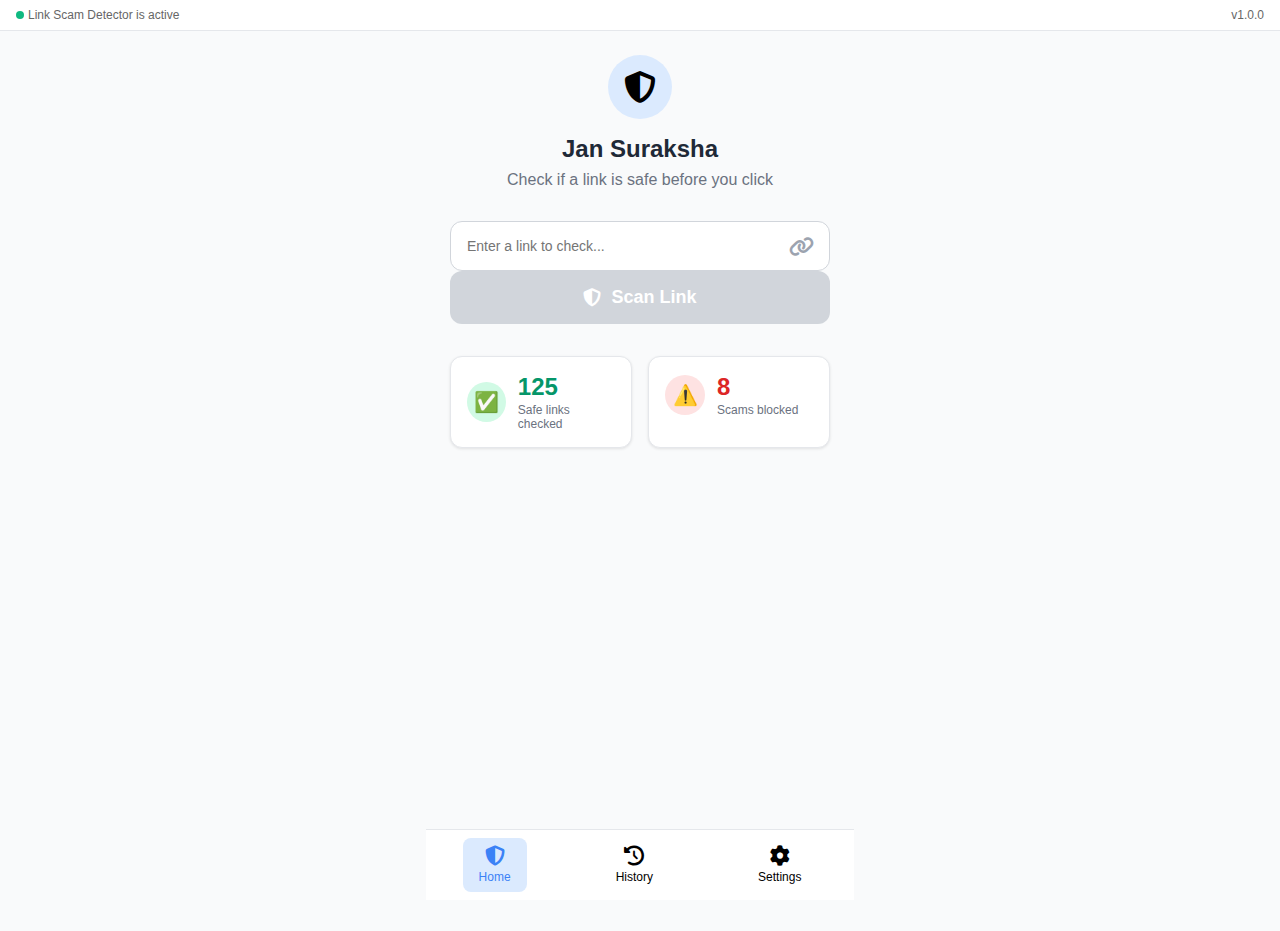
<file: index.html>
<!DOCTYPE html>
<html lang="en">
<head>
    <meta charset="UTF-8">
    <meta name="viewport" content="width=device-width, initial-scale=1.0">
    <title>Jan Suraksha</title>
    <link rel="stylesheet" href="https://cdnjs.cloudflare.com/ajax/libs/font-awesome/6.4.0/css/all.min.css">
    <link rel="stylesheet" href="detector.css">
</head>
<body>
    <div class="status-bar">
        <div class="extension-status">
            <div class="status-dot active"></div>
            <span>Link Scam Detector is active</span>
        </div>
        <span>v1.0.0</span>
    </div>

    <div class="app-container">
        <!-- Home Page -->
        <div id="home" class="page active">
            <div class="hero-section">
                <div class="hero-icon">
                    <i class="fas fa-shield-alt"></i>
                </div>
                <h1 class="hero-title">Jan Suraksha</h1>
                <p class="hero-subtitle">Check if a link is safe before you click</p>
            </div>

            <div class="search-section">
                <div class="search-input-container">
                    <input type="text" class="search-input" placeholder="Enter a link to check...">
                    <i class="fas fa-link search-icon"></i>
                </div>
                <button class="scan-btn" disabled>
                    <i class="fas fa-shield-alt"></i>&nbsp;
                    Scan Link
                </button>
            </div>

            <div class="stats-grid">
                <div class="stat-card">
                    <div class="stat-content">
                        <div class="stat-icon safe">✅</div>
                        <div>
                            <div class="stat-number safe">125</div>
                            <div class="stat-label">Safe links checked</div>
                        </div>
                    </div>
                </div>
                <div class="stat-card">
                    <div class="stat-content">
                        <div class="stat-icon danger">⚠️</div>
                        <div>
                            <div class="stat-number danger">8</div>
                            <div class="stat-label">Scams blocked</div>
                        </div>
                    </div>
                </div>
            </div>
        </div>

        <!-- History Page -->
        <div id="history" class="page">
            <div class="page-header">
                <button class="back-btn" onclick="showPage('home')">
                    <i class="fas fa-arrow-left"></i>
                </button>
                <div class="header-info">
                    <h1>Detection History</h1>
                    <p id="historyCount">4 total scans</p>
                </div>
            </div>

            <div id="historyList">
                <div class="history-item scam">
                    <div class="history-header">
                        <div class="history-main">
                            <div class="history-icon scam">⚠️</div>
                            <div>
                                <div class="history-result scam">Scam</div>
                                <div class="history-badges">
                                    <span class="badge type">URL</span>
                                    <span class="badge app">💬 WhatsApp</span>
                                </div>
                            </div>
                        </div>
                        <div class="history-actions">
                            <button class="action-btn rescan">
                                <i class="fas fa-redo-alt"></i>
                            </button>
                            <button class="action-btn delete">
                                <i class="fas fa-trash"></i>
                            </button>
                        </div>
                    </div>
                    <div class="history-content">https://free-gift-amazon.com/claim</div>
                    <div class="history-footer">
                        <div class="history-reasons scam">
                            • Reported fake domain<br>
                            • Suspicious pattern
                        </div>
                        <div class="history-timestamp">2024-09-13 12:15</div>
                    </div>
                </div>

                <div class="history-item safe">
                    <div class="history-header">
                        <div class="history-main">
                            <div class="history-icon safe">✅</div>
                            <div>
                                <div class="history-result safe">Safe</div>
                                <div class="history-badges">
                                    <span class="badge type">URL</span>
                                    <span class="badge app">🌐 Chrome</span>
                                </div>
                            </div>
                        </div>
                        <div class="history-actions">
                            <button class="action-btn rescan">
                                <i class="fas fa-redo-alt"></i>
                            </button>
                            <button class="action-btn delete">
                                <i class="fas fa-trash"></i>
                            </button>
                        </div>
                    </div>
                    <div class="history-content">https://google.com</div>
                    <div class="history-footer">
                        <div class="history-reasons safe">
                            • Legitimate domain<br>
                            • SSL verified
                        </div>
                        <div class="history-timestamp">2024-09-13 10:45</div>
                    </div>
                </div>
            </div>
        </div>

        <!-- Settings Page -->
        <div id="settings" class="page">
            <div class="hero-section">
                <div class="hero-icon">
                    <i class="fas fa-cog"></i>
                </div>
                <h1 class="hero-title">Settings</h1>
                <p class="hero-subtitle">Configure extension settings</p>
            </div>

            <div class="extension-status-card enabled">
                <div class="status-card-content">
                    <div class="status-info">
                        <div class="status-indicator active"></div>
                        <div class="status-text">
                            <h3>Link Protection</h3>
                            <p>Check links for potential scams</p>
                        </div>
                    </div>
                    <button class="toggle-btn enabled">Enabled</button>
                </div>
            </div>

            <div class="extension-status-card disabled">
                <div class="status-card-content">
                    <div class="status-info">
                        <div class="status-indicator inactive"></div>
                        <div class="status-text">
                            <h3>Auto Block</h3>
                            <p>Block dangerous links automatically</p>
                        </div>
                    </div>
                    <button class="toggle-btn disabled">Disabled</button>
                </div>
            </div>

            <div class="app-permissions">
                <div class="permissions-header">
                    <h3>App Monitoring Permissions</h3>
                    <span class="permissions-count" id="permissionsCount">0/0 enabled</span>
                </div>
                
                <div class="permissions-list" id="permissionsList">
                    <!-- App permissions will be populated by JavaScript -->
                </div>

                <div class="bulk-actions">
                    <button class="bulk-btn enable" onclick="enableAllApps()">
                        <i class="fas fa-check-circle bulk-btn-icon"></i>
                        Enable All Apps
                    </button>
                    
                    <button class="bulk-btn disable" onclick="disableAllApps()">
                        <i class="fas fa-times-circle bulk-btn-icon"></i>
                        Disable All Apps
                    </button>
                </div>
            </div>

            <div class="app-info">
                <p>Jan Suraksha v1.0.0</p>
                <p>Real-time protection across all apps</p>
            </div>
        </div>
    </div>

    <nav class="bottom-nav">
        <div class="nav-container">
            <button class="nav-item active" data-page="home">
                <i class="fas fa-shield-alt nav-icon"></i>
                <span class="nav-label">Home</span>
            </button>
            <button class="nav-item" data-page="history">
                <i class="fas fa-history nav-icon"></i>
                <span class="nav-label">History</span>
            </button>
            <button class="nav-item" data-page="settings">
                <i class="fas fa-cog nav-icon"></i>
                <span class="nav-label">Settings</span>
            </button>
        </div>
    </nav>

    <script>
        // Navigation
        const navItems = document.querySelectorAll('.nav-item');
        const pages = document.querySelectorAll('.page');

        navItems.forEach(item => {
            item.addEventListener('click', () => {
                // Update navigation items
                navItems.forEach(nav => nav.classList.remove('active'));
                item.classList.add('active');

                // Show the corresponding page
                const pageId = item.getAttribute('data-page');
                pages.forEach(page => {
                    page.classList.remove('active');
                    if (page.id === pageId) {
                        page.classList.add('active');
                    }
                });
            });
        });

        // Toggle buttons
        const toggleBtns = document.querySelectorAll('.toggle-btn');
        toggleBtns.forEach(btn => {
            btn.addEventListener('click', () => {
                const card = btn.closest('.extension-status-card');
                const indicator = card.querySelector('.status-indicator');
                
                if (btn.classList.contains('enabled')) {
                    btn.classList.remove('enabled');
                    btn.classList.add('disabled');
                    btn.textContent = 'Disabled';
                    card.classList.remove('enabled');
                    card.classList.add('disabled');
                    indicator.classList.remove('active');
                    indicator.classList.add('inactive');
                } else {
                    btn.classList.remove('disabled');
                    btn.classList.add('enabled');
                    btn.textContent = 'Enabled';
                    card.classList.remove('disabled');
                    card.classList.add('enabled');
                    indicator.classList.remove('inactive');
                    indicator.classList.add('active');
                }
            });
        });

        // Search input and scan button
        const searchInput = document.querySelector('.search-input');
        const scanBtn = document.querySelector('.scan-btn');

        searchInput.addEventListener('input', () => {
            scanBtn.disabled = !searchInput.value.trim();
        });

        scanBtn.addEventListener('click', () => {
            const url = searchInput.value.trim();
            // Add your URL scanning logic here
            // Show the scan result popup
            showManualScanResult(url);
        });

        // Scan result popup functions
        function showManualScanResult(url) {
            const result = detectScam(url);
            const popup = document.getElementById('manualResultPopup');
            const icon = document.getElementById('manualPopupIcon');
            const resultText = document.getElementById('manualPopupResult');
            const input = document.getElementById('manualPopupInput');
            const type = document.getElementById('manualPopupType');
            const time = document.getElementById('manualPopupTime');
            const analysis = document.getElementById('manualPopupAnalysis');
            const reasons = document.getElementById('manualPopupReasons');
            const btn = document.getElementById('manualPopupBtn');

            // Update popup content
            input.textContent = url;
            type.textContent = result.type;
            time.textContent = new Date().toLocaleString();
            
            if (result.isScam) {
                icon.innerHTML = '<i class="fas fa-exclamation-triangle"></i>';
                icon.className = 'popup-icon scam';
                resultText.className = 'popup-result scam';
                resultText.innerHTML = '<i class="fas fa-exclamation-triangle"></i> Scam Detected!';
                analysis.className = 'popup-analysis scam';
                reasons.className = 'popup-reasons scam';
                reasons.innerHTML = '<ul>' + result.reasons.map(r => `<li>• ${r}</li>`).join('') + '</ul>';
                btn.className = 'popup-btn primary scam';
                btn.textContent = 'Got it, Stay Safe!';
            } else {
                icon.innerHTML = '<i class="fas fa-check"></i>';
                icon.className = 'popup-icon safe';
                resultText.className = 'popup-result safe';
                resultText.innerHTML = '<i class="fas fa-check"></i> Safe to Use';
                analysis.className = 'popup-analysis safe';
                reasons.className = 'popup-reasons safe';
                reasons.innerHTML = '<ul>' + result.reasons.map(r => `<li>• ${r}</li>`).join('') + '</ul>';
                btn.className = 'popup-btn primary safe';
                btn.textContent = 'Great, Proceed Safely';
            }

            // Show popup
            popup.classList.remove('hidden');
        }

        function detectScam(url) {
            const suspiciousPatterns = ['free', 'gift', 'prize', 'winner', 'claim', 'urgent', 'crypto'];
            const isScam = suspiciousPatterns.some(pattern => url.toLowerCase().includes(pattern));
            
            return {
                type: 'URL',
                isScam,
                reasons: isScam ? 
                    ['Suspicious keywords detected', 'Potential phishing attempt'] :
                    ['No suspicious patterns', 'Domain appears legitimate']
            };
        }

        function closeManualPopup() {
            document.getElementById('manualResultPopup').classList.add('hidden');
            document.getElementById('searchInput').value = '';
            document.querySelector('.scan-btn').disabled = true;
        }

        // App Permissions Management
        const appPermissions = {
            'WhatsApp': { enabled: true, icon: '💬', color: 'green', package: 'com.whatsapp' },
            'Telegram': { enabled: true, icon: '✈️', color: 'blue', package: 'org.telegram.messenger' },
            'SMS': { enabled: true, icon: '💬', color: 'blue', package: 'com.android.messaging' },
            'Chrome': { enabled: true, icon: '🌐', color: 'red', package: 'com.android.chrome' },
            'Firefox': { enabled: false, icon: '🦊', color: 'orange', package: 'org.mozilla.firefox' },
            'Edge': { enabled: false, icon: '🌐', color: 'blue', package: 'com.microsoft.emmx' },
            'PayTM': { enabled: true, icon: '💰', color: 'blue', package: 'net.one97.paytm' },
            'PhonePe': { enabled: true, icon: '💜', color: 'purple', package: 'com.phonepe.app' },
            'Google Pay': { enabled: true, icon: '💳', color: 'yellow', package: 'com.google.android.apps.nbu.paisa.user' },
            'Instagram': { enabled: false, icon: '📷', color: 'pink', package: 'com.instagram.android' },
            'Facebook': { enabled: false, icon: '👥', color: 'blue', package: 'com.facebook.katana' },
            'Twitter': { enabled: false, icon: '🐦', color: 'blue', package: 'com.twitter.android' },
            'Gmail': { enabled: true, icon: '📧', color: 'red', package: 'com.google.android.gm' },
            'Banking Apps': { enabled: true, icon: '🏦', color: 'green', package: 'banking.*' }
        };

        function populatePermissions() {
            const permissionsList = document.getElementById('permissionsList');
            permissionsList.innerHTML = '';

            Object.entries(appPermissions).forEach(([appName, appData]) => {
                const permissionItem = document.createElement('div');
                permissionItem.className = 'permission-item';
                
                permissionItem.innerHTML = `
                    <div class="permission-info">
                        <span class="app-icon">${appData.icon}</span>
                        <div class="app-details">
                            <span>${appName}</span>
                            <p>${appData.package}</p>
                        </div>
                    </div>
                    <div class="permission-toggle ${appData.enabled ? 'active' : 'inactive'}" 
                         onclick="toggleAppPermission('${appName}')">
                        <div class="permission-toggle-handle"></div>
                    </div>
                `;
                
                permissionsList.appendChild(permissionItem);
            });

            updatePermissionCount();
        }

        function toggleAppPermission(appName) {
            appPermissions[appName].enabled = !appPermissions[appName].enabled;
            populatePermissions();
        }

        function updatePermissionCount() {
            const enabledCount = Object.values(appPermissions).filter(app => app.enabled).length;
            const totalCount = Object.keys(appPermissions).length;
            document.getElementById('permissionsCount').textContent = `${enabledCount}/${totalCount} enabled`;
        }

        function enableAllApps() {
            Object.keys(appPermissions).forEach(app => {
                appPermissions[app].enabled = true;
            });
            populatePermissions();
        }

        function disableAllApps() {
            Object.keys(appPermissions).forEach(app => {
                appPermissions[app].enabled = false;
            });
            populatePermissions();
        }

        // Initialize app permissions on load
        document.addEventListener('DOMContentLoaded', () => {
            populatePermissions();
        });
    </script>

    <!-- Manual Scan Result Popup -->
    <div id="manualResultPopup" class="popup-overlay hidden">
        <div class="popup">
            <div class="popup-header">
                <div class="popup-title">
                    <div class="popup-icon" id="manualPopupIcon">
                        <i class="fas fa-exclamation-triangle"></i>
                    </div>
                    <div>
                        <p class="popup-result" id="manualPopupResult">Scanning Result</p>
                        <p class="popup-subtitle">Manual Scan Result</p>
                    </div>
                </div>
                <button class="close-btn" onclick="closeManualPopup()">
                    <i class="fas fa-times"></i>
                </button>
            </div>

            <div class="popup-content">
                <p class="popup-content-header">Scanned Content:</p>
                <div class="popup-input" id="manualPopupInput"></div>
                <div class="popup-badges">
                    <span class="badge type" id="manualPopupType">URL</span>
                    <span class="badge" id="manualPopupTime"></span>
                </div>
            </div>

            <div class="popup-analysis" id="manualPopupAnalysis">
                <p class="popup-content-header">Security Analysis:</p>
                <div class="popup-reasons" id="manualPopupReasons">
                    <ul>
                        <li>• Analyzing...</li>
                    </ul>
                </div>
            </div>

            <button class="popup-btn primary" id="manualPopupBtn" onclick="closeManualPopup()">
                Got it
            </button>
        </div>
    </div>
</body>
</html>
</file>
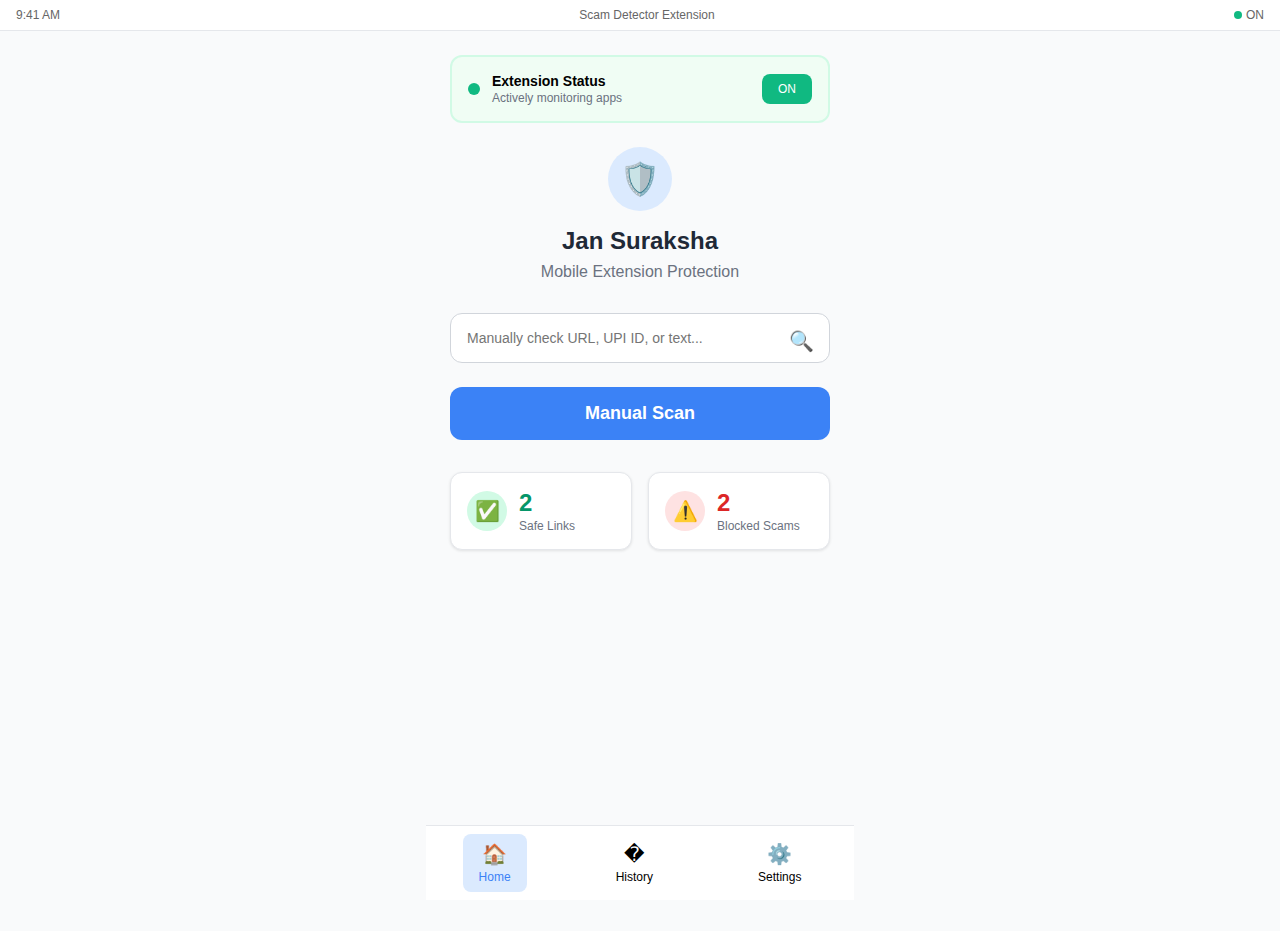
<file: detector.html>
<!DOCTYPE html>
<html lang="en">
<head>
    <meta charset="UTF-8">
    <meta name="viewport" content="width=device-width, initial-scale=1.0">
    <title>Jan Suraksha Extension</title>
    <link rel="stylesheet" href="detector.css">
<body>
    <div class="status-bar">
        <span>9:41 AM</span>
        <span>Scam Detector Extension</span>
        <div class="extension-status">
            <div class="status-dot active" id="statusDot"></div>
            <span id="statusText">ON</span>
        </div>
    </div>

    <div class="app-container">
        <!-- Home Page -->
        <div id="homePage" class="page active">
            <div class="extension-status-card enabled" id="extensionCard">
                <div class="status-card-content">
                    <div class="status-info">
                        <div class="status-indicator active" id="statusIndicator"></div>
                        <div class="status-text">
                            <h3>Extension Status</h3>
                            <p id="statusDescription">Actively monitoring apps</p>
                        </div>
                    </div>
                    <button class="toggle-btn enabled" id="toggleExtension">ON</button>
                </div>
            </div>

            <div class="hero-section">
                <div class="hero-icon">🛡️</div>
                <h1 class="hero-title">Jan Suraksha</h1>
                <p class="hero-subtitle">Mobile Extension Protection</p>
            </div>

            <div class="search-section">
                <div class="search-input-container">
                    <input type="text" class="search-input" id="searchInput" placeholder="Manually check URL, UPI ID, or text...">
                    <div class="search-icon">🔍</div>
                </div>
            </div>

            <button class="scan-btn" id="scanBtn">Manual Scan</button>

            <div class="stats-grid">
                <div class="stat-card">
                    <div class="stat-content">
                        <div class="stat-icon safe">✅</div>
                        <div>
                            <div class="stat-number safe" id="safeCount">2</div>
                            <div class="stat-label">Safe Links</div>
                        </div>
                    </div>
                </div>
                <div class="stat-card">
                    <div class="stat-content">
                        <div class="stat-icon danger">⚠️</div>
                        <div>
                            <div class="stat-number danger" id="scamCount">2</div>
                            <div class="stat-label">Blocked Scams</div>
                        </div>
                    </div>
                </div>
            </div>
        </div>

        <!-- History Page -->
        <div id="historyPage" class="page">
            <div class="page-header">
                <button class="back-btn" onclick="showPage('home')">←</button>
                <div class="header-info">
                    <h1>Scan History</h1>
                    <p>Review your past scans and results</p>
                </div>
            </div>
        </div>

        <!-- Settings Page -->
        <div id="settingsPage" class="page">
            <div class="page-header">
                <button class="back-btn" onclick="showPage('home')">←</button>
                <div class="header-info">
                    <h1>Settings</h1>
                    <p>Customize your protection</p>
                </div>
            </div>
        </div>
    </div>

    <!-- Bottom Navigation -->
    <nav class="bottom-nav">
        <div class="nav-container">
            <button class="nav-item active" onclick="navigateTo('home')">
                <span class="nav-icon">🏠</span>
                <span class="nav-label">Home</span>
            </button>
            <button class="nav-item" onclick="navigateTo('history')">
                <span class="nav-icon">�</span>
                <span class="nav-label">History</span>
            </button>
            <button class="nav-item" onclick="navigateTo('settings')">
                <span class="nav-icon">⚙️</span>
                <span class="nav-label">Settings</span>
            </button>
        </div>
    </nav>

    <!-- Scan Popup -->
    <div class="popup-overlay hidden" id="scanPopup">
        <div class="popup">
            <div class="popup-header">
                <div class="popup-title">
                    <div class="popup-icon detection">🔍</div>
                    <div>
                        <h2 class="popup-result">Scanning...</h2>
                        <span class="popup-subtitle">Please wait while we analyze</span>
                    </div>
                </div>
                <button class="close-btn" onclick="closePopup()">×</button>
            </div>
            <div class="popup-content">
                <div class="popup-content-header">Input</div>
                <div class="popup-input" id="scanInput"></div>
                <div class="popup-badges">
                    <span class="badge type">URL</span>
                    <span class="badge app">WhatsApp</span>
                </div>
            </div>
            <div class="popup-analysis hidden" id="analysisResult">
                <!-- This will be populated by JavaScript -->
            </div>
            <div class="popup-actions">
                <button class="popup-btn primary detection" onclick="startScan()">Start Scan</button>
            </div>
        </div>
    </div>

    <!-- Result Popup - Safe -->
    <div class="popup-overlay hidden" id="safePopup">
        <div class="popup">
            <div class="popup-header">
                <div class="popup-title">
                    <div class="popup-icon safe">✅</div>
                    <div>
                        <h2 class="popup-result safe">Safe Content</h2>
                        <span class="popup-subtitle">No threats detected</span>
                    </div>
                </div>
                <button class="close-btn" onclick="closePopup('safePopup')">×</button>
            </div>
            <div class="popup-content">
                <div class="popup-content-header">Analyzed Content</div>
                <div class="popup-input" id="safeContent"></div>
                <div class="popup-badges">
                    <span class="badge type" id="safeType">URL</span>
                    <span class="badge app" id="safeApp">WhatsApp</span>
                </div>
            </div>
            <div class="popup-analysis safe">
                <div class="popup-reasons safe">
                    <ul>
                        <li>Legitimate domain verified</li>
                        <li>SSL certificate valid</li>
                        <li>No suspicious patterns found</li>
                    </ul>
                </div>
            </div>
            <div class="popup-actions">
                <button class="popup-btn primary safe" onclick="closePopup('safePopup')">Continue Safely</button>
            </div>
        </div>
    </div>

    <!-- Result Popup - Scam -->
    <div class="popup-overlay hidden" id="scamPopup">
        <div class="popup">
            <div class="popup-header">
                <div class="popup-title">
                    <div class="popup-icon scam">⚠️</div>
                    <div>
                        <h2 class="popup-result scam">Scam Detected!</h2>
                        <span class="popup-subtitle">This content may be dangerous</span>
                    </div>
                </div>
                <button class="close-btn" onclick="closePopup('scamPopup')">×</button>
            </div>
            <div class="popup-content">
                <div class="popup-content-header">Suspicious Content</div>
                <div class="popup-input" id="scamContent"></div>
                <div class="popup-badges">
                    <span class="badge type" id="scamType">URL</span>
                    <span class="badge app" id="scamApp">WhatsApp</span>
                </div>
            </div>
            <div class="popup-analysis scam">
                <div class="popup-reasons scam">
                    <ul>
                        <li>Known scam patterns detected</li>
                        <li>Suspicious domain structure</li>
                        <li>Potential phishing attempt</li>
                    </ul>
                </div>
            </div>
            <div class="popup-actions">
                <button class="popup-btn primary scam" onclick="blockContent()">Block Content</button>
                <div class="popup-btn-group">
                    <button class="popup-btn secondary block" onclick="reportScam()">Report Scam</button>
                    <button class="popup-btn secondary allow" onclick="proceedAnyway()">Proceed Anyway</button>
                </div>
            </div>
        </div>
    </div>
</body>
</html>
</file>
<file: detector.css>
* {
    margin: 0;
    padding: 0;
    box-sizing: border-box;
}

body {
    font-family: -apple-system, BlinkMacSystemFont, 'Segoe UI', Roboto, sans-serif;
    background-color: #f9fafb;
    min-height: 100vh;
    overflow-x: hidden;
}

.status-bar {
    background-color: white;
    padding: 8px 16px;
    font-size: 12px;
    color: #666;
    border-bottom: 1px solid #e5e7eb;
    display: flex;
    justify-content: space-between;
    align-items: center;
}

.extension-status {
    display: flex;
    align-items: center;
}

.status-dot {
    width: 8px;
    height: 8px;
    border-radius: 50%;
    margin-right: 4px;
}

.status-dot.active {
    background-color: #10b981;
}

.status-dot.inactive {
    background-color: #ef4444;
}

.app-container {
    max-width: 428px;
    margin: 0 auto;
    background-color: #f9fafb;
    min-height: 100vh;
    position: relative;
    padding-bottom: 80px;
}

.page {
    display: none;
    padding: 24px;
}

.page.active {
    display: block;
}

.extension-status-card {
    margin-bottom: 24px;
    padding: 16px;
    border-radius: 12px;
    border: 2px solid;
}

.extension-status-card.enabled {
    border-color: #d1fae5;
    background-color: #f0fdf4;
}

.extension-status-card.disabled {
    border-color: #fecaca;
    background-color: #fef2f2;
}

.status-card-content {
    display: flex;
    align-items: center;
    justify-content: space-between;
}

.status-info {
    display: flex;
    align-items: center;
}

.status-indicator {
    width: 12px;
    height: 12px;
    border-radius: 50%;
    margin-right: 12px;
}

.status-indicator.active {
    background-color: #10b981;
}

.status-indicator.inactive {
    background-color: #ef4444;
}

.status-text h3 {
    font-size: 14px;
    font-weight: 600;
    margin-bottom: 2px;
}

.status-text p {
    font-size: 12px;
    color: #6b7280;
}

.toggle-btn {
    padding: 8px 16px;
    border-radius: 8px;
    border: none;
    font-size: 12px;
    font-weight: 500;
    cursor: pointer;
    transition: background-color 0.2s;
}

.toggle-btn.enabled {
    background-color: #10b981;
    color: white;
}

.toggle-btn.enabled:hover {
    background-color: #059669;
}

.toggle-btn.disabled {
    background-color: #ef4444;
    color: white;
}

.toggle-btn.disabled:hover {
    background-color: #dc2626;
}

.hero-section {
    text-align: center;
    margin-bottom: 32px;
}

.hero-icon {
    width: 64px;
    height: 64px;
    background-color: #dbeafe;
    border-radius: 50%;
    display: inline-flex;
    align-items: center;
    justify-content: center;
    margin-bottom: 16px;
    font-size: 32px;
}

.hero-title {
    font-size: 24px;
    font-weight: bold;
    color: #1f2937;
    margin-bottom: 8px;
}

.hero-subtitle {
    color: #6b7280;
    font-size: 16px;
}

.search-section {
    margin-bottom: 24px;
}

.search-input-container {
    position: relative;
}

.search-input {
    width: 100%;
    padding: 16px 48px 16px 16px;
    border: 1px solid #d1d5db;
    border-radius: 12px;
    font-size: 14px;
    outline: none;
    transition: border-color 0.2s;
}

.search-input:focus {
    border-color: #3b82f6;
    box-shadow: 0 0 0 3px rgba(59, 130, 246, 0.1);
}

.search-icon {
    position: absolute;
    right: 16px;
    top: 16px;
    color: #9ca3af;
    font-size: 20px;
}

.scan-btn {
    width: 100%;
    background-color: #3b82f6;
    color: white;
    padding: 16px;
    border: none;
    border-radius: 12px;
    font-size: 18px;
    font-weight: 600;
    cursor: pointer;
    transition: background-color 0.2s;
    display: flex;
    align-items: center;
    justify-content: center;
}

.scan-btn:hover:not(:disabled) {
    background-color: #2563eb;
}

.scan-btn:disabled {
    background-color: #d1d5db;
    cursor: not-allowed;
}

.stats-grid {
    display: grid;
    grid-template-columns: 1fr 1fr;
    gap: 16px;
    margin-top: 32px;
}

.stat-card {
    background-color: white;
    padding: 16px;
    border-radius: 12px;
    border: 1px solid #e5e7eb;
    box-shadow: 0 1px 3px rgba(0, 0, 0, 0.1);
}

.stat-content {
    display: flex;
    align-items: center;
}

.stat-icon {
    width: 40px;
    height: 40px;
    border-radius: 50%;
    display: flex;
    align-items: center;
    justify-content: center;
    margin-right: 12px;
    font-size: 20px;
}

.stat-icon.safe {
    background-color: #d1fae5;
    color: #059669;
}

.stat-icon.danger {
    background-color: #fee2e2;
    color: #dc2626;
}

.stat-number {
    font-size: 24px;
    font-weight: bold;
    margin-bottom: 2px;
}

.stat-number.safe {
    color: #059669;
}

.stat-number.danger {
    color: #dc2626;
}

.stat-label {
    font-size: 12px;
    color: #6b7280;
}

.page-header {
    display: flex;
    align-items: center;
    margin-bottom: 24px;
}

.back-btn {
    background: none;
    border: none;
    font-size: 24px;
    margin-right: 16px;
    cursor: pointer;
    color: #374151;
}

.header-info h1 {
    font-size: 20px;
    font-weight: bold;
    margin-bottom: 2px;
}

.header-info p {
    font-size: 14px;
    color: #6b7280;
}

.popup-overlay {
    position: fixed;
    top: 0;
    left: 0;
    right: 0;
    bottom: 0;
    background-color: rgba(0, 0, 0, 0.6);
    display: flex;
    align-items: center;
    justify-content: center;
    z-index: 1000;
    padding: 16px;
}

.popup {
    background-color: white;
    border-radius: 16px;
    padding: 24px;
    max-width: 320px;
    width: 100%;
    box-shadow: 0 20px 25px -5px rgba(0, 0, 0, 0.1);
    border: 1px solid #e5e7eb;
}

.popup-header {
    display: flex;
    align-items: center;
    justify-content: space-between;
    margin-bottom: 16px;
}

.popup-title {
    display: flex;
    align-items: center;
}

.popup-icon {
    width: 40px;
    height: 40px;
    border-radius: 50%;
    display: flex;
    align-items: center;
    justify-content: center;
    margin-right: 12px;
    font-size: 20px;
}

.popup-icon.scam {
    background-color: #fee2e2;
    color: #dc2626;
}

.popup-icon.safe {
    background-color: #d1fae5;
    color: #059669;
}

.popup-icon.detection {
    background-color: #dbeafe;
    color: #2563eb;
}

.popup-result {
    font-weight: bold;
    font-size: 18px;
}

.popup-result.scam {
    color: #dc2626;
}

.popup-result.safe {
    color: #059669;
}

.popup-subtitle {
    font-size: 12px;
    color: #6b7280;
}

.close-btn {
    background: none;
    border: none;
    font-size: 20px;
    color: #9ca3af;
    cursor: pointer;
    padding: 4px;
}

.close-btn:hover {
    color: #4b5563;
}

.popup-content {
    background-color: #f9fafb;
    border-radius: 8px;
    padding: 12px;
    margin-bottom: 16px;
}

.popup-content-header {
    font-size: 14px;
    font-weight: 500;
    color: #374151;
    margin-bottom: 8px;
}

.popup-input {
    background-color: white;
    padding: 12px;
    border-radius: 4px;
    border: 1px solid #d1d5db;
    font-size: 14px;
    word-break: break-all;
    color: #374151;
}

.popup-badges {
    display: flex;
    justify-content: space-between;
    margin-top: 8px;
}

.badge {
    padding: 2px 8px;
    border-radius: 4px;
    font-size: 12px;
    display: flex;
    align-items: center;
}

.badge.type {
    background-color: #dbeafe;
    color: #2563eb;
}

.badge.app {
    background-color: #f3f4f6;
    color: #4b5563;
}

.popup-analysis {
    padding: 16px;
    border-radius: 8px;
    margin-bottom: 16px;
}

.popup-analysis.scam {
    background-color: #fef2f2;
    border: 1px solid #fecaca;
}

.popup-analysis.safe {
    background-color: #f0fdf4;
    border: 1px solid #d1fae5;
}

.popup-reasons {
    font-size: 14px;
    margin-top: 8px;
}

.popup-reasons.scam {
    color: #991b1b;
}

.popup-reasons.safe {
    color: #166534;
}

.popup-reasons ul {
    list-style: none;
    padding: 0;
}

.popup-reasons li {
    margin-bottom: 4px;
}

.popup-actions {
    display: flex;
    flex-direction: column;
    gap: 12px;
}

/* App Permissions Section */
.app-permissions {
    background-color: white;
    border-radius: 12px;
    padding: 20px;
    margin-bottom: 16px;
    box-shadow: 0 1px 3px rgba(0, 0, 0, 0.1);
}

.permissions-header {
    display: flex;
    justify-content: space-between;
    align-items: center;
    margin-bottom: 16px;
}

.permissions-header h3 {
    font-size: 16px;
    font-weight: 600;
    color: #1f2937;
}

.permissions-count {
    font-size: 14px;
    color: #6b7280;
}

.permissions-list {
    margin-bottom: 16px;
}

.permission-item {
    display: flex;
    justify-content: space-between;
    align-items: center;
    padding: 12px 0;
    border-bottom: 1px solid #e5e7eb;
}

.permission-item:last-child {
    border-bottom: none;
}

.permission-info {
    display: flex;
    align-items: center;
    gap: 12px;
}

.app-icon {
    width: 36px;
    height: 36px;
    background-color: #f3f4f6;
    border-radius: 8px;
    display: flex;
    align-items: center;
    justify-content: center;
    font-size: 20px;
}

.app-details {
    font-size: 14px;
}

.app-details span {
    font-weight: 500;
    color: #1f2937;
    display: block;
    margin-bottom: 2px;
}

.app-details p {
    color: #6b7280;
    font-size: 12px;
    font-family: monospace;
}

.permission-toggle {
    width: 44px;
    height: 24px;
    background-color: #e5e7eb;
    border-radius: 12px;
    position: relative;
    cursor: pointer;
    transition: background-color 0.2s;
}

.permission-toggle.active {
    background-color: #10b981;
}

.permission-toggle-handle {
    width: 20px;
    height: 20px;
    background-color: white;
    border-radius: 50%;
    position: absolute;
    top: 2px;
    left: 2px;
    transition: transform 0.2s;
}

.permission-toggle.active .permission-toggle-handle {
    transform: translateX(20px);
}

.bulk-actions {
    display: grid;
    grid-template-columns: 1fr 1fr;
    gap: 12px;
}

.bulk-btn {
    padding: 10px;
    border: none;
    border-radius: 8px;
    font-size: 14px;
    font-weight: 500;
    cursor: pointer;
    display: flex;
    align-items: center;
    justify-content: center;
    gap: 8px;
    transition: all 0.2s;
}

.bulk-btn.enable {
    background-color: #dcfce7;
    color: #059669;
}

.bulk-btn.enable:hover {
    background-color: #a7f3d0;
}

.bulk-btn.disable {
    background-color: #fee2e2;
    color: #dc2626;
}

.bulk-btn.disable:hover {
    background-color: #fecaca;
}

.bulk-btn-icon {
    font-size: 16px;
}

/* App Info */
.app-info {
    text-align: center;
    padding: 16px;
    color: #6b7280;
    font-size: 14px;
}

.app-info p:first-child {
    margin-bottom: 4px;
}

.popup-btn {
    width: 100%;
    padding: 12px 16px;
    border-radius: 12px;
    font-weight: 500;
    cursor: pointer;
    border: none;
    transition: background-color 0.2s;
}

.popup-btn.primary {
    color: white;
}

.popup-btn.primary.scam {
    background-color: #dc2626;
}

.popup-btn.primary.scam:hover {
    background-color: #b91c1c;
}

.popup-btn.primary.safe {
    background-color: #059669;
}

.popup-btn.primary.safe:hover {
    background-color: #047857;
}

.popup-btn.primary.detection {
    background-color: #2563eb;
}

.popup-btn.primary.detection:hover {
    background-color: #1d4ed8;
}

.popup-btn-group {
    display: flex;
    gap: 12px;
}

.popup-btn.secondary {
    flex: 1;
    padding: 8px 16px;
    border-radius: 8px;
    font-size: 14px;
    font-weight: 500;
    cursor: pointer;
    border: 1px solid;
}

.popup-btn.block {
    background-color: #fef2f2;
    color: #dc2626;
    border-color: #fecaca;
}

.popup-btn.block:hover {
    background-color: #fee2e2;
}

.popup-btn.allow {
    background-color: #f9fafb;
    color: #374151;
    border-color: #d1d5db;
}

.popup-btn.allow:hover {
    background-color: #f3f4f6;
}

.popup-timestamp {
    font-size: 12px;
    color: #6b7280;
    text-align: center;
    margin-top: 12px;
    display: flex;
    align-items: center;
    justify-content: center;
}

.bottom-nav {
    position: fixed;
    bottom: 0;
    left: 50%;
    transform: translateX(-50%);
    width: 100%;
    max-width: 428px;
    background-color: white;
    border-top: 1px solid #e5e7eb;
}

.nav-container {
    display: flex;
    justify-content: space-around;
    padding: 8px 0;
}

.nav-item {
    display: flex;
    flex-direction: column;
    align-items: center;
    padding: 8px 16px;
    border-radius: 8px;
    cursor: pointer;
    transition: all 0.2s;
    border: none;
    background: none;
}

.nav-item.active {
    color: #3b82f6;
    background-color: #dbeafe;
}

.nav-item.inactive {
    color: #6b7280;
}

.nav-icon {
    font-size: 20px;
    margin-bottom: 4px;
}

.nav-label {
    font-size: 12px;
}

.loading-spinner {
    width: 24px;
    height: 24px;
    border: 3px solid rgba(255, 255, 255, 0.3);
    border-top: 3px solid white;
    border-radius: 50%;
    animation: spin 1s linear infinite;
}

@keyframes spin {
    0% { transform: rotate(0deg); }
    100% { transform: rotate(360deg); }
}

.history-item {
    padding: 16px;
    border-radius: 12px;
    border: 2px solid;
    margin-bottom: 16px;
}

.history-item.scam {
    border-color: #fecaca;
    background-color: #fef2f2;
}

.history-item.safe {
    border-color: #d1fae5;
    background-color: #f0fdf4;
}

.history-header {
    display: flex;
    align-items: flex-start;
    justify-content: space-between;
    margin-bottom: 12px;
}

.history-main {
    display: flex;
    align-items: center;
}

.history-icon {
    font-size: 20px;
    margin-right: 8px;
}

.history-icon.scam {
    color: #ef4444;
}

.history-icon.safe {
    color: #10b981;
}

.history-result {
    font-weight: 600;
    font-size: 16px;
}

.history-result.scam {
    color: #dc2626;
}

.history-result.safe {
    color: #059669;
}

.history-badges {
    display: flex;
    gap: 8px;
    margin-top: 4px;
}

.history-actions {
    display: flex;
    gap: 8px;
}

.action-btn {
    background: none;
    border: none;
    cursor: pointer;
    font-size: 16px;
    padding: 4px;
}

.action-btn.rescan {
    color: #3b82f6;
}

.action-btn.delete {
    color: #ef4444;
}

.history-content {
    background-color: white;
    padding: 8px;
    border-radius: 6px;
    border: 1px solid #e5e7eb;
    margin-bottom: 8px;
    word-break: break-all;
    font-size: 14px;
    color: #374151;
}

.history-footer {
    display: flex;
    justify-content: space-between;
    align-items: end;
}

.history-reasons {
    font-size: 12px;
}

.history-reasons.scam {
    color: #dc2626;
}

.history-reasons.safe {
    color: #059669;
}

.history-timestamp {
    font-size: 12px;
    color: #6b7280;
}

.hidden {
    display: none !important;
}

@media (max-width: 480px) {
    .app-container {
        max-width: 100%;
    }
    
    .bottom-nav {
        max-width: 100%;
    }
}
</file>
